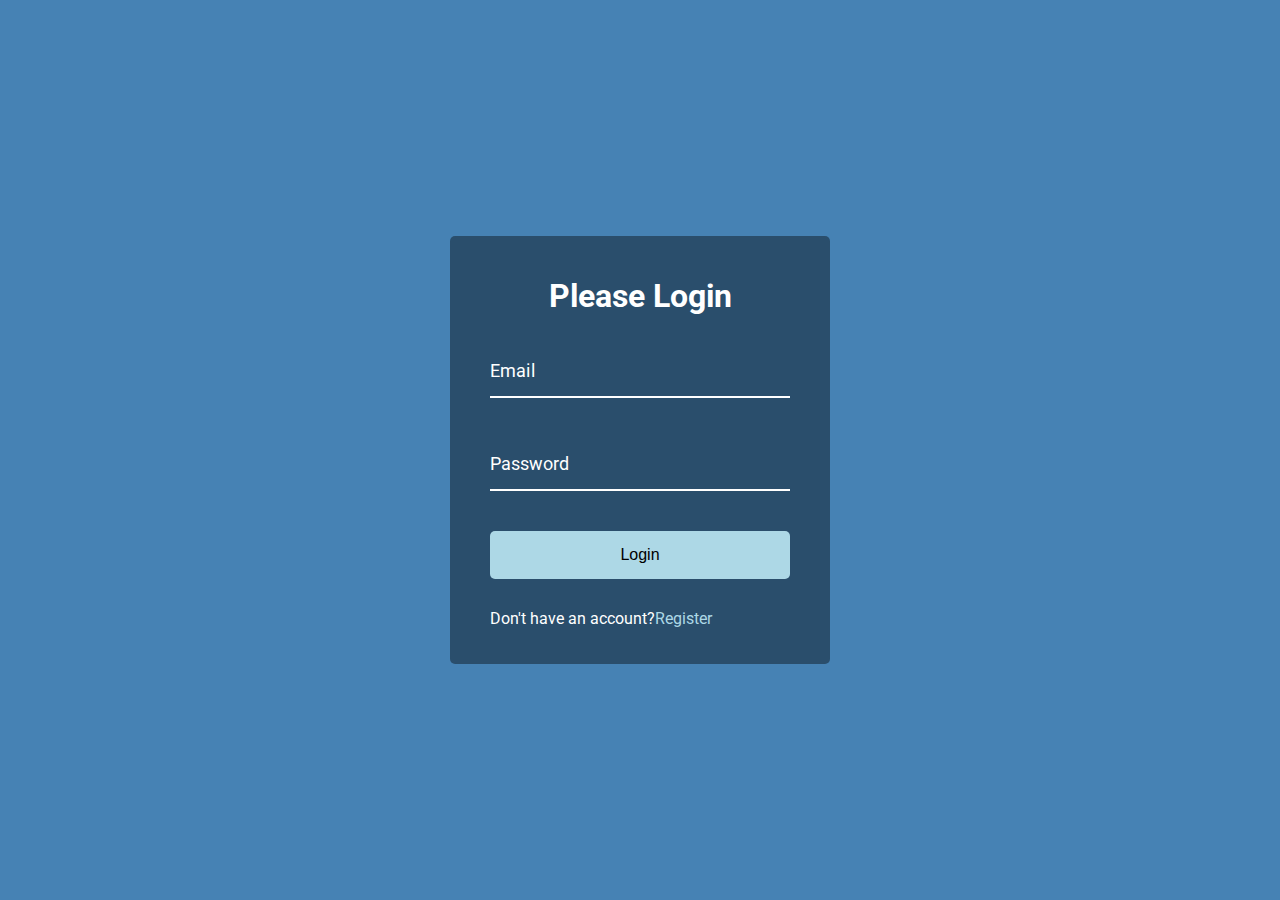
<file: Form Wave Animation/index.html>
<!DOCTYPE html>
<html lang="en">
  <head>
    <meta charset="UTF-8" />
    <meta name="viewport" content="width=device-width, initial-scale=1.0" />
    <link rel="stylesheet" href="style.css" />
    <title>Form Input Wave</title>
  </head>
  <body>
      <div class="container">
        <h1>Please Login</h1>
    <form action="">
        <div class="form-control">
            <input type="text" required>
            <label for="">Email</label>
        </div>
        <div class="form-control">
            <input type="password" required>
            <label for="">Password</label>
        </div>
        <button class="btn">Login</button>
        <p class="text">Don't have an account?<a href="">Register</a></p>
        
    </form>
      </div>
    
    
    <script src="script.js"></script>
  </body>
</html>
</file>
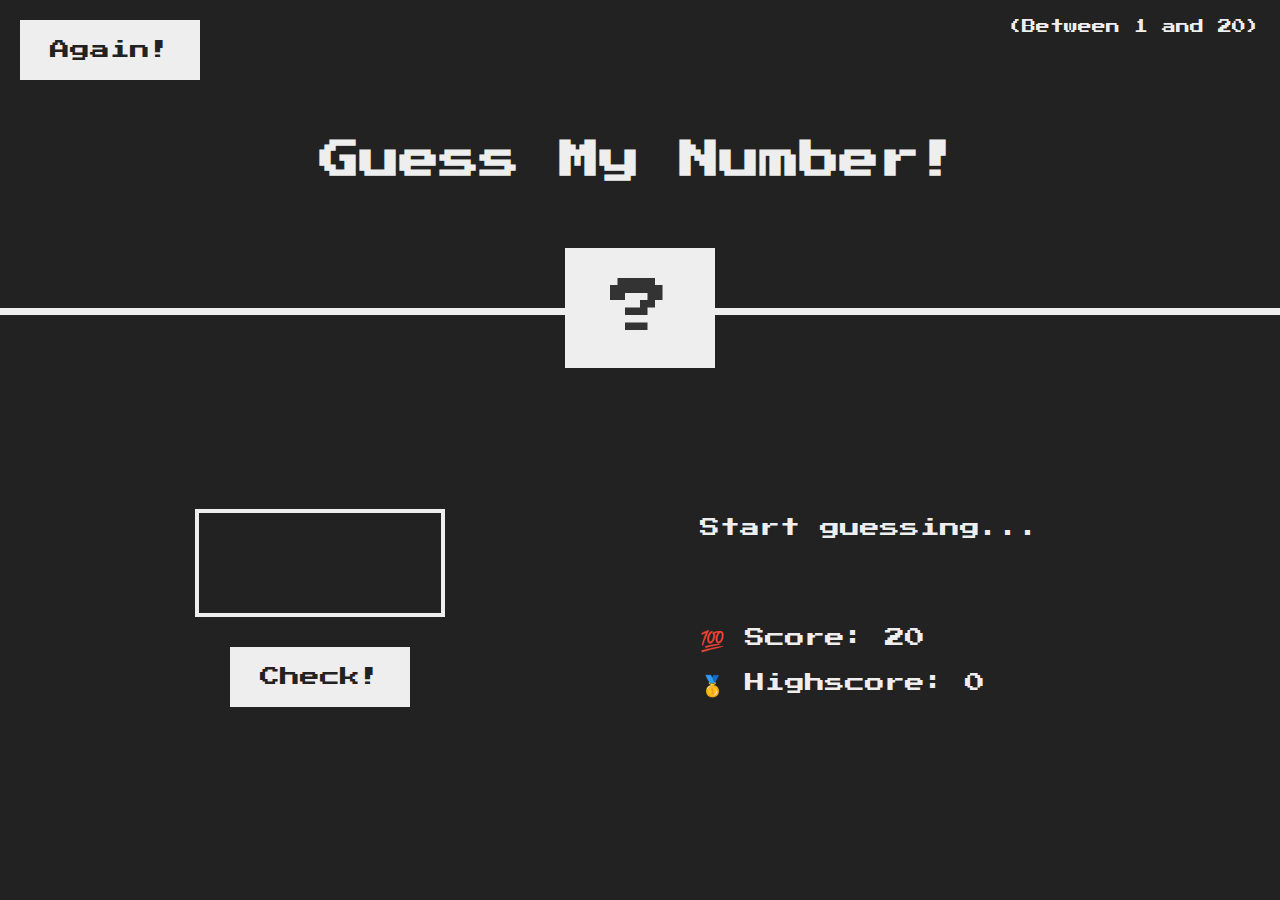
<file: Guess My Number/index.html>
<!DOCTYPE html>
<html lang="en">
  <head>
    <meta charset="UTF-8" />
    <meta name="viewport" content="width=device-width, initial-scale=1.0" />
    <meta http-equiv="X-UA-Compatible" content="ie=edge" />
    <link rel="stylesheet" href="style.css" />
    <title>Guess My Number!</title>
  </head>
  <body>
    <header>
      <h1>Guess My Number!</h1>
      <p class="between">(Between 1 and 20)</p>
      <button class="btn again">Again!</button>
      <div class="number">?</div>
    </header>
    <main>
      <section class="left">
        <input type="number" class="guess" />
        <button class="btn check">Check!</button>
      </section>
      <section class="right">
        <p class="message">Start guessing...</p>
        <p class="label-score">💯 Score: <span class="score">20</span></p>
        <p class="label-highscore">
          🥇 Highscore: <span class="highscore">0</span>
        </p>
      </section>
    </main>
    <script src="script.js"></script>
  </body>
</html>
</file>
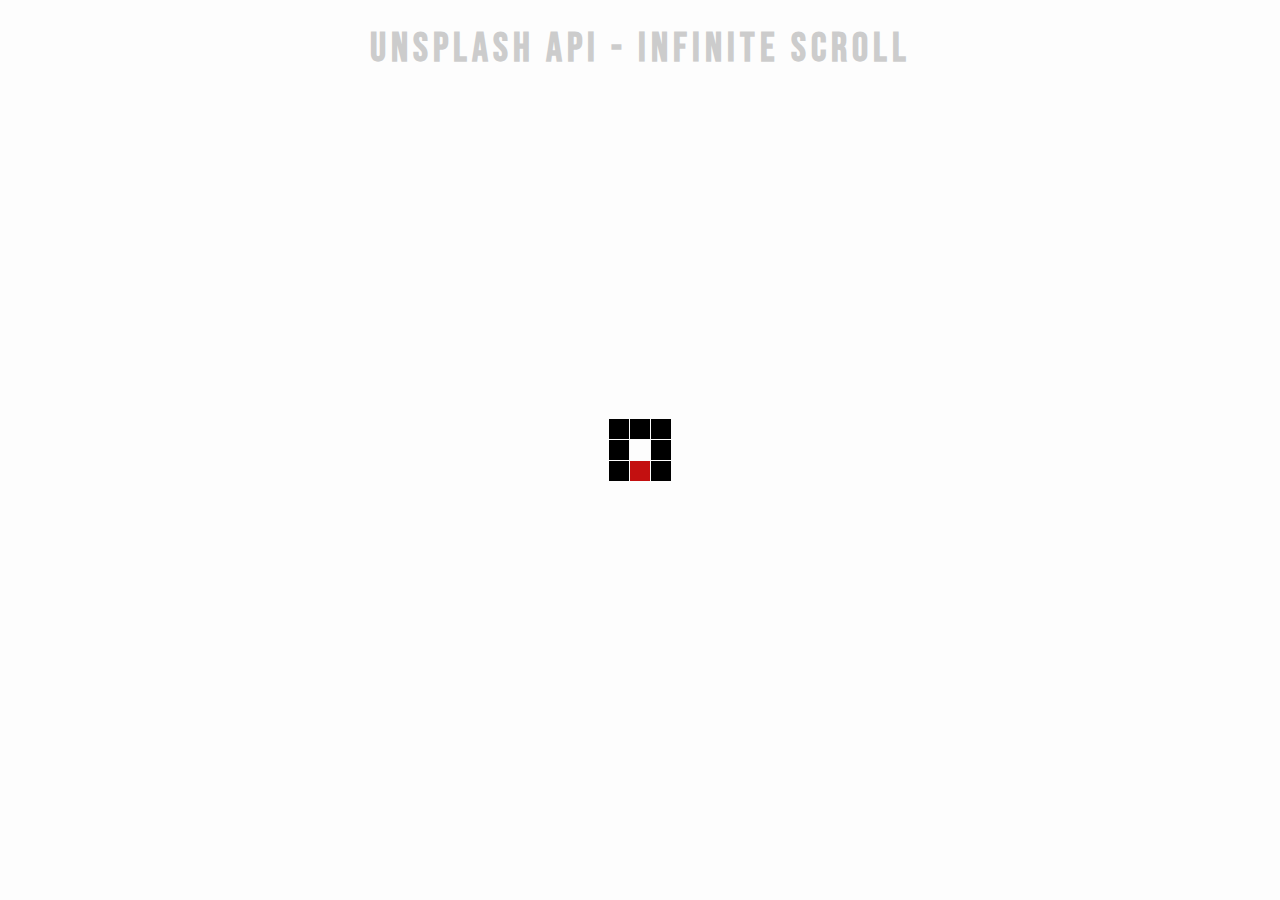
<file: infinity-scroll/index.html>
<!DOCTYPE html>
<html lang="en">
<head>
    <meta charset="UTF-8">
    <meta name="viewport" content="width=device-width, initial-scale=1.0">
    <title>Infinite Scroll</title>
    <link rel="icon" type="image/png" href="https://www.google.com/s2/u/0/favicons?domain=css-tricks.com">
    <link rel="stylesheet" href="style.css">
</head>
<body>
    <!-- Title -->
    <h1>Unsplash API - Infinite Scroll</h1>
    <!-- Loader -->
    <div class="loader" id="loader">
        <img src="loader.svg" alt="Loading">
    </div>
    <!-- Image Container -->
    <div class="image-container" id="image-container"></div>
    <!-- Script -->
    <script src="script.js"></script>
</body>
</html>
</file>
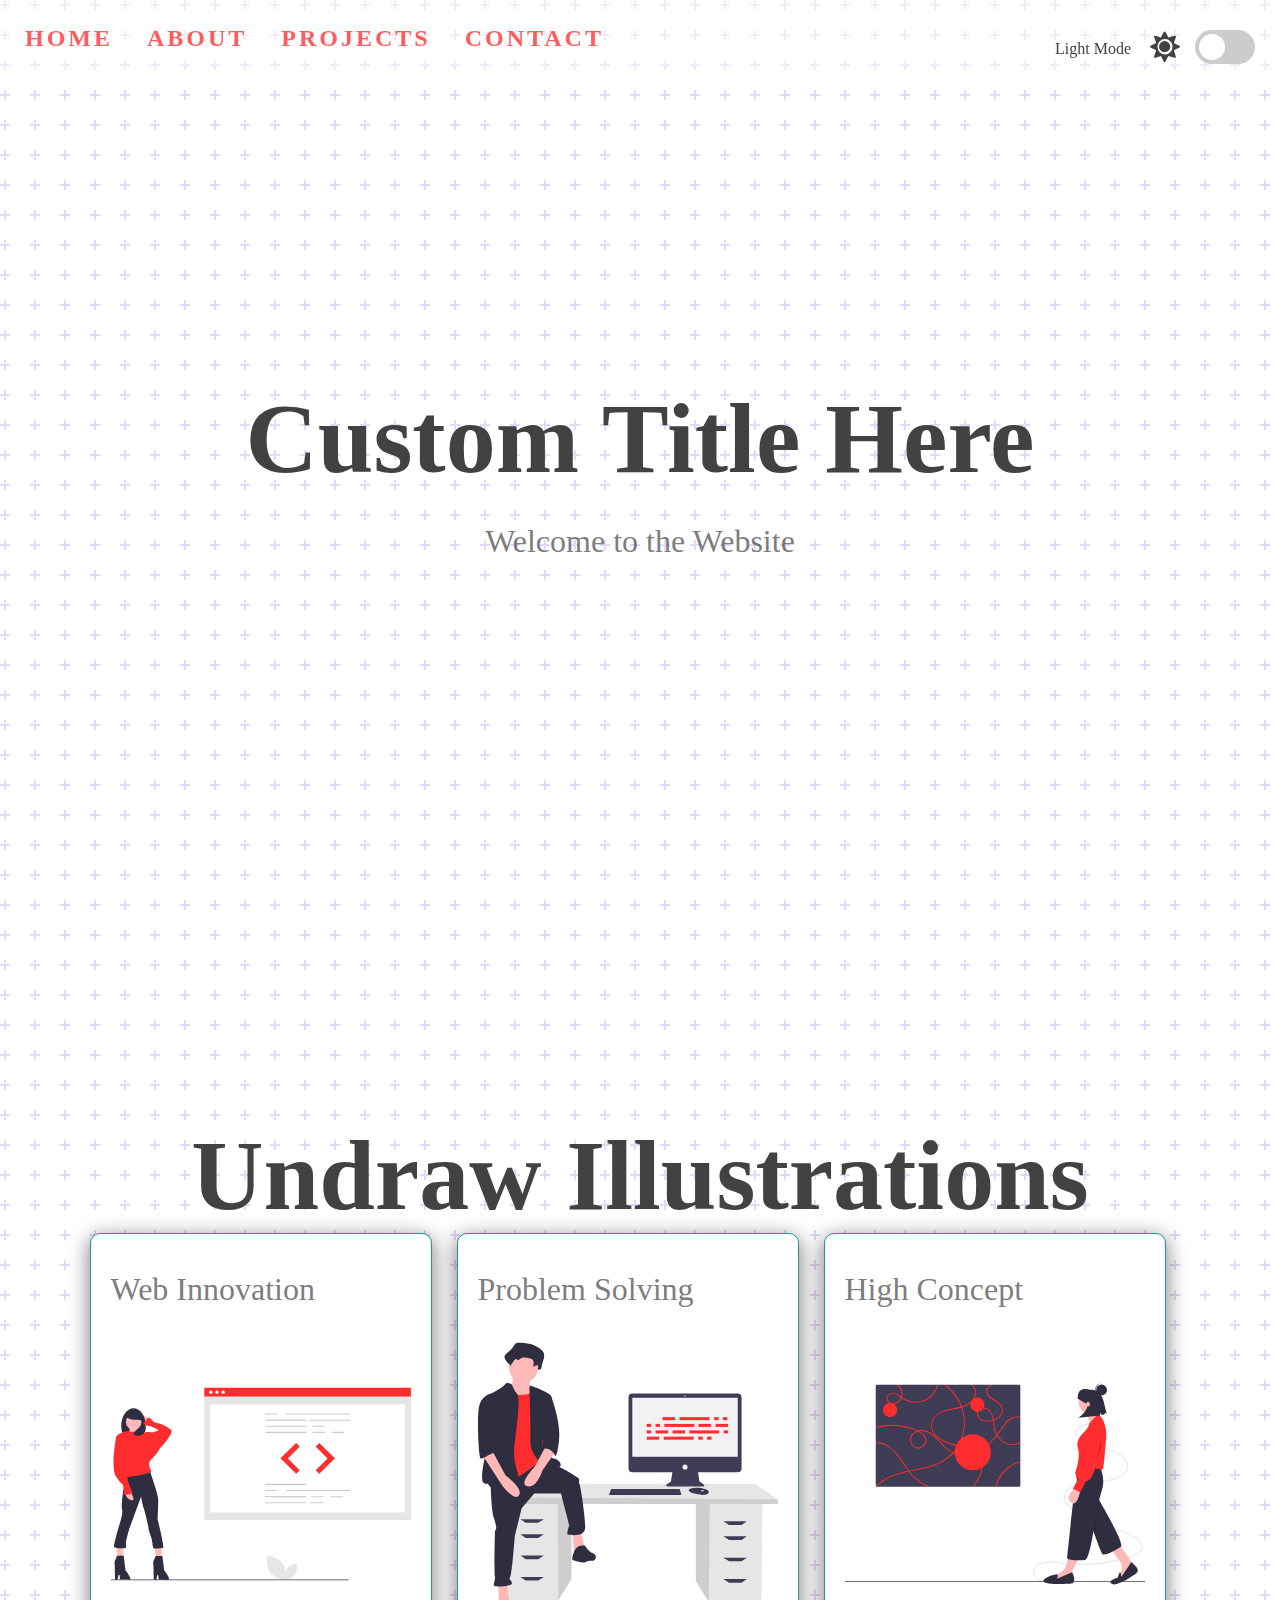
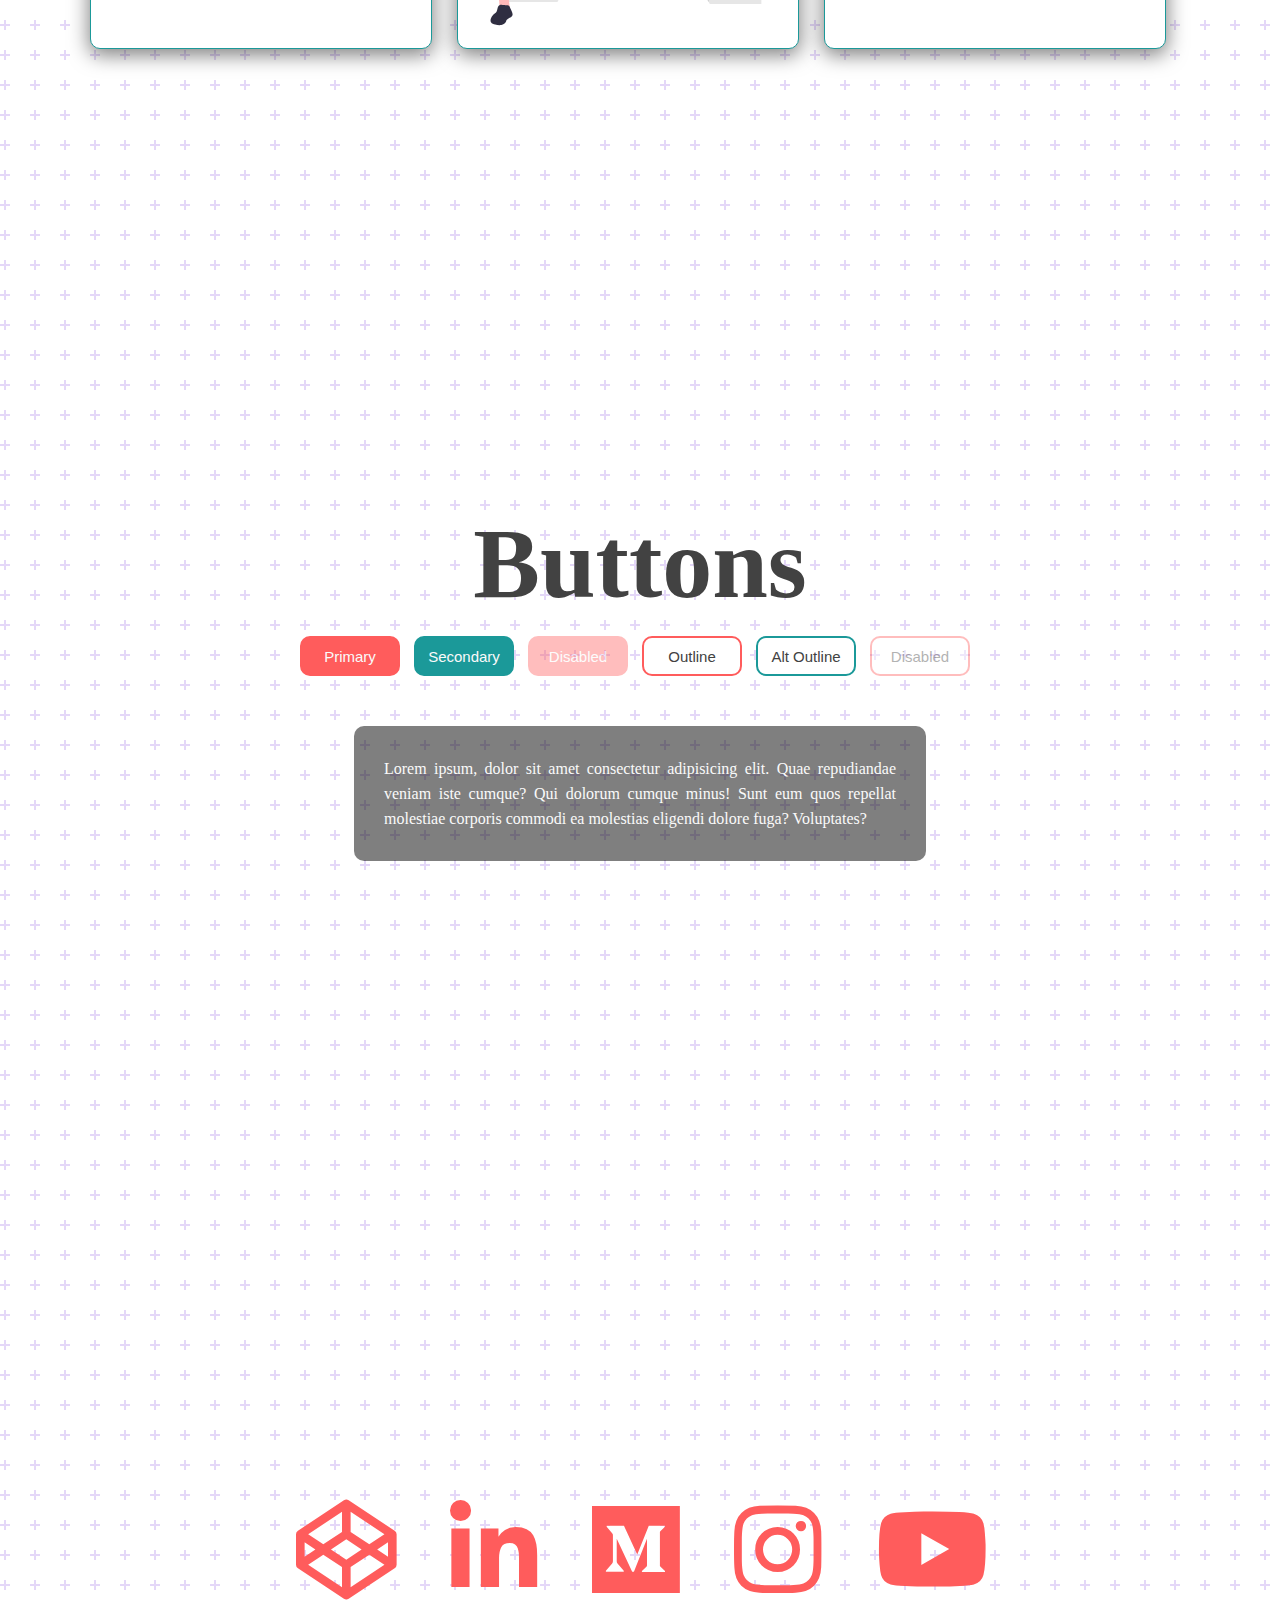
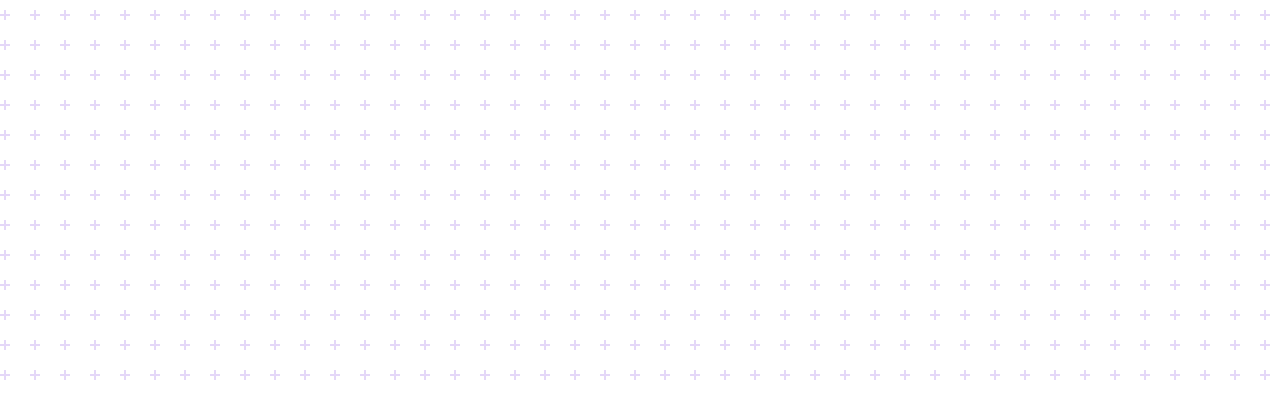
<file: Light Dark Mode/index.html>
<!DOCTYPE html>
<html lang="en">
  <head>
    <meta charset="UTF-8" />
    <meta name="viewport" content="width=device-width, initial-scale=1.0" />
    <title>Light Dark Mode</title>
    <link rel="icon" type="image/png" href="favicon.png" />
    <link
      rel="stylesheet"
      href="https://cdnjs.cloudflare.com/ajax/libs/font-awesome/5.10.2/css/all.min.css"
    />
    <link rel="stylesheet" href="style.css" />
  </head>
  <body>
    <!-- Dark Mode Switch -->
    <div class="theme-switch-wrapper">
      <span id="toggle-icon">
        <span class="toggle-text">Light Mode</span>
        <i class="fas fa-sun"></i>
      </span>
      <label class="theme-switch">
        <input type="checkbox" />
        <div class="slider round"></div>
      </label>
    </div>
    <!-- Navigation -->
    <nav id="nav">
      <a href="#home">HOME</a>
      <a href="#about">ABOUT</a>
      <a href="#projects">PROJECTS</a>
      <a href="#contact">CONTACT</a>
    </nav>
    <!-- Home Section -->
    <section id="home">
      <div class="title-group">
        <h1>Custom Title Here</h1>
        <h2>Welcome to the Website</h2>
      </div>
    </section>
    <!-- About Section -->
    <section id="about">
      <h1>Undraw Illustrations</h1>
      <div class="about-container">
        <div class="image-container">
          <h2>Web Innovation</h2>
          <img
            src="img/undraw_proud_coder_light.svg"
            alt="Proud Coder"
            id="image1"
          />
        </div>
        <div class="image-container">
          <h2>Problem Solving</h2>
          <img
            src="img/undraw_feeling_proud_light.svg"
            alt=" Proud Coder"
            id="image2"
          />
        </div>
        <div class="image-container">
          <h2>High Concept</h2>
          <img
            src="img/undraw_conceptual_idea_light.svg"
            alt="Idea"
            id="image3"
          />
        </div>
      </div>
    </section>
    <!-- Projects Section -->
    <section id="projects">
      <h1>Buttons</h1>
      <div class="buttons">
        <button class="primary">Primary</button>
        <button class="secondary">Secondary</button>
        <button class="primary" disabled>Disabled</button>
        <button class="outline">Outline</button>
        <button class="secondary outline">Alt Outline</button>
        <button class="outline" disabled>Disabled</button>
      </div>
      <div class="text-box" id="text-box">
        <p>
          Lorem ipsum, dolor sit amet consectetur adipisicing elit. Quae
          repudiandae veniam iste cumque? Qui dolorum cumque minus! Sunt eum
          quos repellat molestiae corporis commodi ea molestias eligendi dolore
          fuga? Voluptates?
        </p>
      </div>
    </section>
    <!-- Contact Section -->
    <section id="contact">
      <div class="social-icons">
        <i class="fab fa-gitub"></i>
        <i class="fab fa-codepen"></i>
        <i class="fab fa-linkedin-in"></i>
        <i class="fab fa-medium"></i>
        <i class="fab fa-instagram"></i>
        <i class="fab fa-youtube"></i>
      </div>
    </section>
    <!-- Script -->
    <script src="script.js"></script>
  </body>
</html>
</file>
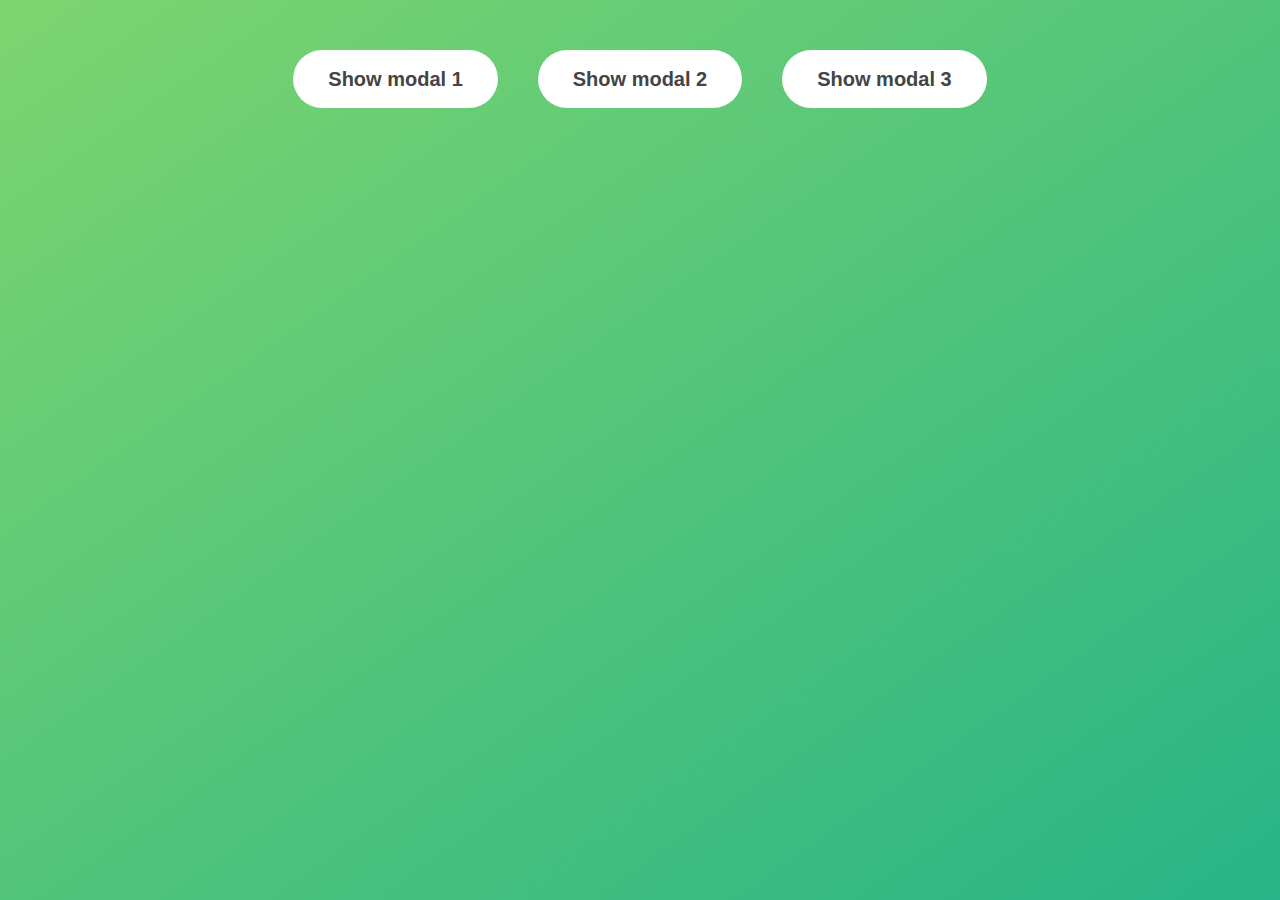
<file: Modal Window/index.html>
<!DOCTYPE html>
<html lang="en">
  <head>
    <meta charset="UTF-8" />
    <meta name="viewport" content="width=device-width, initial-scale=1.0" />
    <meta http-equiv="X-UA-Compatible" content="ie=edge" />
    <link rel="stylesheet" href="style.css" />
    <title>Modal window</title>
  </head>
  <body>
    <button class="show-modal">Show modal 1</button>
    <button class="show-modal">Show modal 2</button>
    <button class="show-modal">Show modal 3</button>

    <div class="modal hidden">
      <button class="close-modal">&times;</button>
      <h1>I'm a modal window 😍</h1>
      <p>
        Lorem ipsum dolor sit amet, consectetur adipisicing elit, sed do eiusmod
        tempor incididunt ut labore et dolore magna aliqua. Ut enim ad minim
        veniam, quis nostrud exercitation ullamco laboris nisi ut aliquip ex ea
        commodo consequat. Duis aute irure dolor in reprehenderit in voluptate
        velit esse cillum dolore eu fugiat nulla pariatur. Excepteur sint
        occaecat cupidatat non proident, sunt in culpa qui officia deserunt
        mollit anim id est laborum.
      </p>
    </div>
    <div class="overlay hidden"></div>

    <script src="script.js"></script>
  </body>
</html>
</file>
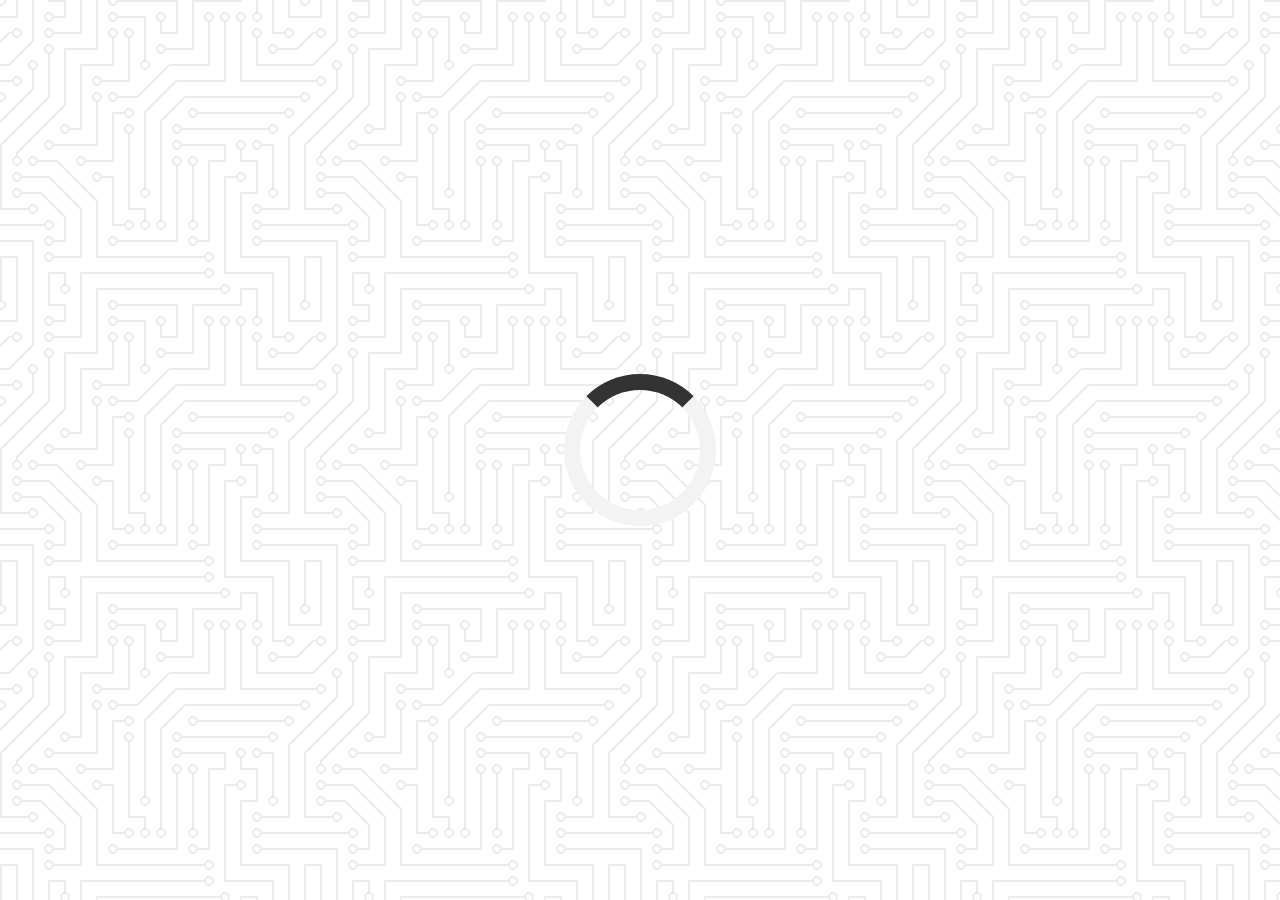
<file: quote-generator/index.html>
<!DOCTYPE html>
<html lang="en">
<head>
    <meta charset="UTF-8">
    <meta name="viewport" content="width=device-width, initial-scale=1.0">
    <title>Quote Generator</title>
    <link rel="icon" type="image/png" href="https://www.google.com/s2/u/0/favicons?domain=css-tricks.com">
    <link rel="stylesheet" href="https://cdnjs.cloudflare.com/ajax/libs/font-awesome/5.10.2/css/all.min.css"/>
    <link rel="stylesheet" href="style.css">
</head>
<body>
    <div class="quote-container" id="quote-container">
        <!-- Quote -->
        <div class="quote-text">
            <i class="fas fa-quote-left"></i>
            <span id="quote"></span>
        </div>
        <!-- Author -->
        <div class="quote-author">
            <span id="author"></span>
        </div>
        <!-- Buttons -->
        <div class="button-container">
            <button class="twitter-button" id="twitter" title="Tweet This!">
                <i class="fab fa-twitter"></i>
            </button>
            <button id="new-quote">New Quote</button>
        </div>
    </div>
    <!-- Loader -->
    <div class="loader" id="loader"></div>
    <!-- Script -->
    <script src="script.js"></script>
</body>
</html>
</file>
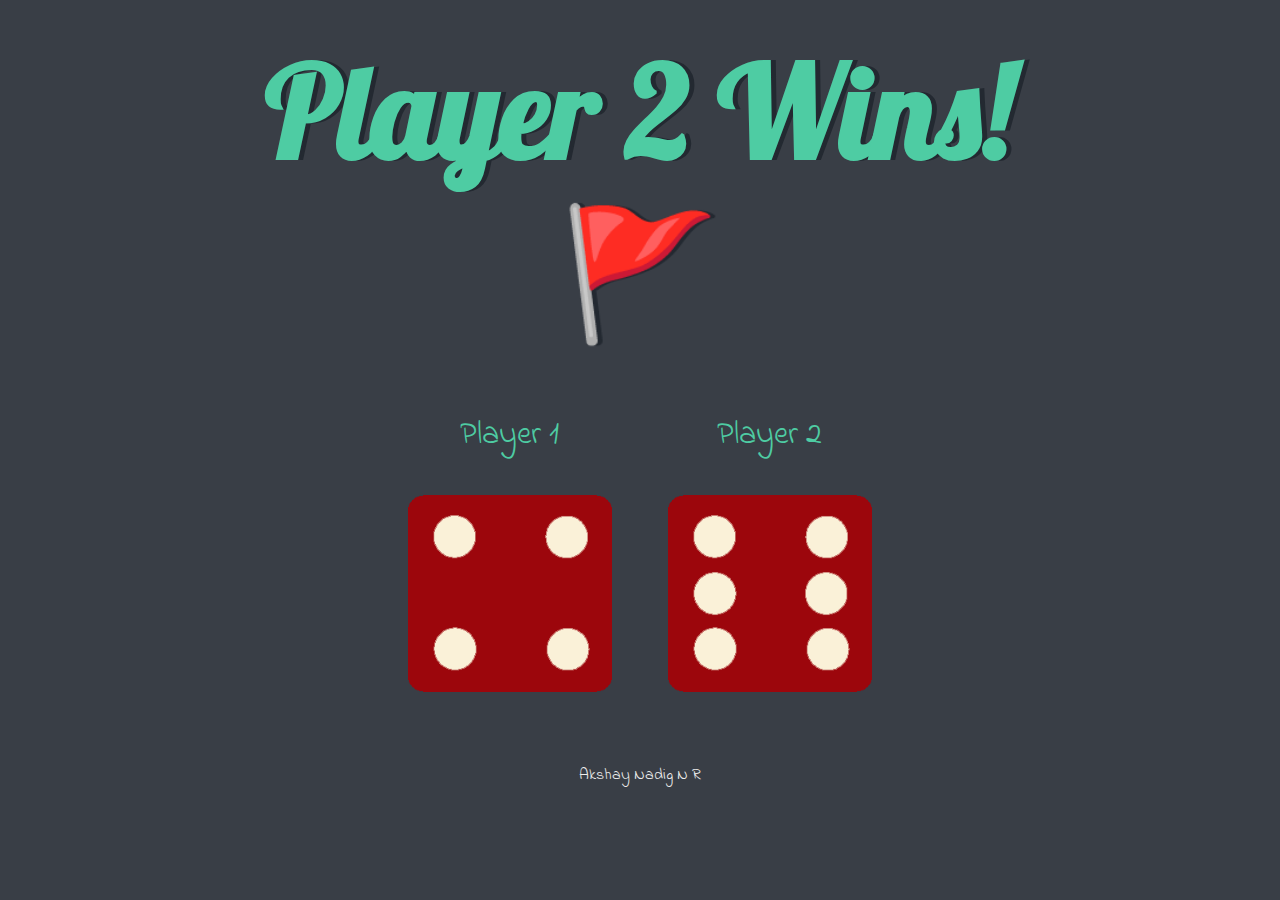
<file: Dicee Challenge/dicee.html>
<!DOCTYPE html>
<html lang="en" dir="ltr">
  <head>
    <meta charset="utf-8">
    <title>Dicee</title>
    <link rel="stylesheet" href="styles.css">
    <link href="https://fonts.googleapis.com/css?family=Indie+Flower|Lobster" rel="stylesheet">

  </head>
  <body>

    <div class="container">
      <h1>Refresh Me</h1>

      <div class="dice">
        <p>Player 1</p>
        <img class="img1" src="images/dice6.png">
      </div>

      <div class="dice">
        <p>Player 2</p>
        <img class="img2" src="images/dice6.png">
      </div>

    </div>

    <script src="index.js" charset="utf-8"></script>

      </body>

      <footer>
        Akshay Nadig N R
      </footer>
    </html>
</file>
<file: Form Wave Animation/style.css>
@import url('https://fonts.googleapis.com/css?family=Roboto:wght@400;700&display=swap');

* {
  box-sizing: border-box;
}

body {
  background-color: steelblue;
  color: #fff;
  font-family: 'Roboto', sans-serif;
  display: flex;
  flex-direction: column;
  align-items: center;
  justify-content: center;
  height: 100vh;
  overflow: hidden;
  margin: 0;
}
.container {
    background-color: rgba(0,0,0,0.4);
    padding: 20px 40px;
    border-radius: 5px;
}
.container h1 {
    text-align: center;
    margin-bottom: 30px;
}

.container a {
    text-decoration: none;
    color: lightblue;
}

.btn {
    cursor: pointer;
    display: inline-block;
    width: 100%;
    background: lightblue;
    padding: 15px;
    font-size: 16px;
    border: 0;
    border-radius: 5px;
}
.btn:focus {
    outline: 0;
}
.btn:active {
    transform: scale(0.99);
}
.text {
    margin-top: 30px;
}
.form-control {
    position:relative;
    margin: 20px 0 40px;
    width: 300px;
}
.form-control input {
    background-color: transparent;
    border: 0;
    border-bottom: 2px #fff solid;
    display: block;
    width: 100%;
    padding: 15px 0;
    font-size: 18px;
    color: #fff;
}
.form-control input:focus,
.form-control input:valid {
    outline: 0;
    border-bottom-color: lightblue;
}
.form-control label {
    position: absolute;
    top: 15px;
    left: 0;
}
.form-control label span {
    display: inline-block;
    font-size: 18px;
    min-width: 5px;
    transition: 0.3s cubic-bezier(0.68,-0.55,0.265,1.55);
}
.form-control input:focus + label span,
.form-control input:valid + label span {
    color: lightblue;
    transform: translateY(-30px);
}
</file>
<file: Guess My Number/style.css>
@import url('https://fonts.googleapis.com/css?family=Press+Start+2P&display=swap');

* {
  margin: 0;
  padding: 0;
  box-sizing: inherit;
}

html {
  font-size: 62.5%;
  box-sizing: border-box;
}

body {
  font-family: 'Press Start 2P', sans-serif;
  color: #eee;
  background-color: #222;
  /* background-color: #60b347; */
}

/* LAYOUT */
header {
  position: relative;
  height: 35vh;
  border-bottom: 7px solid #eee;
}

main {
  height: 65vh;
  color: #eee;
  display: flex;
  align-items: center;
  justify-content: space-around;
}

.left {
  width: 52rem;
  display: flex;
  flex-direction: column;
  align-items: center;
}

.right {
  width: 52rem;
  font-size: 2rem;
}

/* ELEMENTS STYLE */
h1 {
  font-size: 4rem;
  text-align: center;
  position: absolute;
  width: 100%;
  top: 52%;
  left: 50%;
  transform: translate(-50%, -50%);
}

.number {
  background: #eee;
  color: #333;
  font-size: 6rem;
  width: 15rem;
  padding: 3rem 0rem;
  text-align: center;
  position: absolute;
  bottom: 0;
  left: 50%;
  transform: translate(-50%, 50%);
}

.between {
  font-size: 1.4rem;
  position: absolute;
  top: 2rem;
  right: 2rem;
}

.again {
  position: absolute;
  top: 2rem;
  left: 2rem;
}

.guess {
  background: none;
  border: 4px solid #eee;
  font-family: inherit;
  color: inherit;
  font-size: 5rem;
  padding: 2.5rem;
  width: 25rem;
  text-align: center;
  display: block;
  margin-bottom: 3rem;
}

.btn {
  border: none;
  background-color: #eee;
  color: #222;
  font-size: 2rem;
  font-family: inherit;
  padding: 2rem 3rem;
  cursor: pointer;
}

.btn:hover {
  background-color: #ccc;
}

.message {
  margin-bottom: 8rem;
  height: 3rem;
}

.label-score {
  margin-bottom: 2rem;
}
</file>
<file: infinity-scroll/style.css>
@import url("https://fonts.googleapis.com/css?family=Bebas+Neue&display=swap");

html {
  box-sizing: border-box;
}

body {
  margin: 0;
  font-family: Bebas Neue, sans-serif;
  background: whitesmoke;
}

h1 {
  text-align: center;
  margin-top: 25px;
  margin-bottom: 15px;
  font-size: 40px;
  letter-spacing: 5px;
}

/* Loader */
.loader {
  position: fixed;
  top: 0;
  bottom: 0;
  left: 0;
  right: 0;
  background: rgba(255, 255, 255, 0.8);
}

.loader img {
  position: fixed;
  top: 50%;
  left: 50%;
  transform: translate(-50%, -50%);
}

/* Image Container */
.image-container {
  margin: 10px 30%;
}

.image-container img {
  width: 100%;
  margin-top: 5px;
}

/* Media Query: Large Smartphone Vertical */
@media screen and (max-width: 600px) {
  h1 {
    font-size: 20px;
  }

  .image-container {
    margin: 10px;
  }
}
</file>
<file: Light Dark Mode/style.css>
:root {
  --primary-color: rgb(255, 92, 92);
  --primary-variant: #ff2d2d;
  --secondary-color: #1b9999;
  --on-primary: rgb(250, 250, 250);
  --on-background: rgb(66, 66, 66);
  --on-background-alt: rgba(66, 66, 66, 0.7);
  --background: rgb(255, 255, 255);
  --box-shadow: 0 5px 20px 1px rgba(0, 0, 0, 0.5);
}

[data-theme="dark"] {
  --primary-color: rgb(150, 65, 255);
  --primary-variant: #6c63ff;
  --secondary-color: #03dac5;
  --on-primary: #000;
  --on-background: rgba(255, 255, 255, 0.9);
  --on-background-alt: rgba(255, 255, 255, 0.7);
  --background: #121212;
}

html {
  box-sizing: border-box;
  scroll-behavior: smooth;
}

body {
  margin: 0;
  color: var(--on-background);
  background-color: var(--background);
  background-image: url("data:image/svg+xml,%3Csvg width='60' height='60' viewBox='0 0 60 60' xmlns='http://www.w3.org/2000/svg'%3E%3Cg fill='none' fill-rule='evenodd'%3E%3Cg fill='%23ac86ea' fill-opacity='0.33'%3E%3Cpath d='M36 34v-4h-2v4h-4v2h4v4h2v-4h4v-2h-4zm0-30V0h-2v4h-4v2h4v4h2V6h4V4h-4zM6 34v-4H4v4H0v2h4v4h2v-4h4v-2H6zM6 4V0H4v4H0v2h4v4h2V6h4V4H6z'/%3E%3C/g%3E%3C/g%3E%3C/svg%3E");
}

section {
  min-height: 100vh;
  display: flex;
  justify-content: center;
  align-items: center;
  flex-direction: column;
}

h1 {
  font-size: 100px;
  margin-bottom: 0;
}

h2 {
  font-size: 32px;
  font-weight: normal;
  color: var(--on-background-alt);
}

/* Navigation */
nav {
  z-index: 10;
  position: fixed;
  font-size: 24px;
  letter-spacing: 3px;
  padding: 25px;
  width: 100vw;
  background: rgb(255 255 255 / 50%);
}

a {
  margin-right: 25px;
  color: var(--primary-color);
  text-decoration: none;
  border-bottom: 3px solid transparent;
  font-weight: bold;
}

a:hover,
a:focus {
  color: var(--on-background);
  border-bottom: 3px solid;
}

/* Home Section */
.title-group {
  text-align: center;
}

/* About Section */
.about-container {
  display: flex;
}

.image-container {
  border: 1px solid var(--secondary-color);
  border-radius: 10px;
  padding: 10px 20px;
  margin-right: 25px;
  width: auto;
  background: var(--background);
  box-shadow: var(--box-shadow);
}

img {
  height: 300px;
  width: 300px;
}

/* Projects Section */
.buttons {
  margin-top: 15px;
  margin-bottom: 50px;
}

button {
  min-width: 100px;
  height: 40px;
  cursor: pointer;
  border-radius: 10px;
  margin-right: 10px;
  border: 2px solid var(--primary-color);
  font-size: 15px;
  outline: none;
}

button:disabled {
  opacity: 0.4;
  cursor: default;
}

button:hover:not(.outline) {
  filter: brightness(110%);
}

.primary {
  background: var(--primary-color);
  color: var(--on-primary);
}

.secondary {
  border: 2px solid var(--secondary-color);
}

.secondary,
.secondary:hover,
.outline.secondary:hover {
  background: var(--secondary-color);
  color: var(--on-primary);
}

.outline {
  background: var(--background);
  color: var(--on-background);
}

.outline:hover {
  background: var(--primary-color);
  color: var(--on-primary);
}

.text-box {
  width: 40%;
  text-align: justify;
  background: rgb(0 0 0 / 50%);
  color: var(--on-primary);
  border-radius: 10px;
  padding: 30px;
}

p {
  margin: 0;
  line-height: 25px;
}

/* Contact Section */
.fab {
  font-size: 100px;
  margin-right: 50px;
  cursor: pointer;
  color: var(--primary-color);
}

.fab:hover {
  color: var(--on-background);
}

/* Dark Mode Toggle */
.theme-switch-wrapper {
  display: flex;
  align-items: center;
  z-index: 100;
  position: fixed;
  right: 25px;
  top: 30px;
}

.theme-switch-wrapper span {
  margin-right: 10px;
  font-size: 1rem;
}

.toggle-text {
  position: relative;
  top: -4px;
  right: 5px;
  color: var(--on-background);
}

.theme-switch {
  display: inline-block;
  height: 34px;
  position: relative;
  width: 60px;
}

.theme-switch input {
  display: none;
}

.slider {
  background: #ccc;
  bottom: 0;
  cursor: pointer;
  left: 0;
  position: absolute;
  right: 0;
  top: 0;
  transition: 0.4s;
}

.slider::before {
  background: #fff;
  bottom: 4px;
  content: "";
  height: 26px;
  left: 4px;
  position: absolute;
  transition: 0.4s;
  width: 26px;
}

input:checked + .slider {
  background: var(--primary-color);
}

input:checked + .slider::before {
  transform: translateX(26px);
}

.slider.round {
  border-radius: 34px;
}

.slider.round::before {
  border-radius: 50%;
}

.fas {
  font-size: 30px;
  margin-right: 5px;
}
</file>
<file: Modal Window/style.css>
* {
  margin: 0;
  padding: 0;
  box-sizing: inherit;
}

html {
  font-size: 62.5%;
  box-sizing: border-box;
}

body {
  font-family: sans-serif;
  color: #333;
  line-height: 1.5;
  height: 100vh;
  position: relative;
  display: flex;
  align-items: flex-start;
  justify-content: center;
  background: linear-gradient(to top left, #28b487, #7dd56f);
}

.show-modal {
  font-size: 2rem;
  font-weight: 600;
  padding: 1.75rem 3.5rem;
  margin: 5rem 2rem;
  border: none;
  background-color: #fff;
  color: #444;
  border-radius: 10rem;
  cursor: pointer;
}

.close-modal {
  position: absolute;
  top: 1.2rem;
  right: 2rem;
  font-size: 5rem;
  color: #333;
  cursor: pointer;
  border: none;
  background: none;
}

h1 {
  font-size: 2.5rem;
  margin-bottom: 2rem;
}

p {
  font-size: 1.8rem;
}

/* -------------------------- */
/* CLASSES TO MAKE MODAL WORK */
.hidden {
  display: none;
}

.modal {
  position: absolute;
  top: 50%;
  left: 50%;
  transform: translate(-50%, -50%);
  width: 70%;

  background-color: white;
  padding: 6rem;
  border-radius: 5px;
  box-shadow: 0 3rem 5rem rgba(0, 0, 0, 0.3);
  z-index: 10;
}

.overlay {
  position: absolute;
  top: 0;
  left: 0;
  width: 100%;
  height: 100%;
  background-color: rgba(0, 0, 0, 0.6);
  backdrop-filter: blur(3px);
  z-index: 5;
}
</file>
<file: quote-generator/style.css>
@import url('https://fonts.googleapis.com/css?family=Montserrat&display=swap');

html {
  box-sizing: border-box;
}

body {
  margin: 0;
  min-height: 100vh;
  background-color: #ffffff;
  background-image: url("data:image/svg+xml,%3Csvg xmlns='http://www.w3.org/2000/svg' viewBox='0 0 304 304' width='304' height='304'%3E%3Cpath fill='%23000000' fill-opacity='0.08' d='M44.1 224a5 5 0 1 1 0 2H0v-2h44.1zm160 48a5 5 0 1 1 0 2H82v-2h122.1zm57.8-46a5 5 0 1 1 0-2H304v2h-42.1zm0 16a5 5 0 1 1 0-2H304v2h-42.1zm6.2-114a5 5 0 1 1 0 2h-86.2a5 5 0 1 1 0-2h86.2zm-256-48a5 5 0 1 1 0 2H0v-2h12.1zm185.8 34a5 5 0 1 1 0-2h86.2a5 5 0 1 1 0 2h-86.2zM258 12.1a5 5 0 1 1-2 0V0h2v12.1zm-64 208a5 5 0 1 1-2 0v-54.2a5 5 0 1 1 2 0v54.2zm48-198.2V80h62v2h-64V21.9a5 5 0 1 1 2 0zm16 16V64h46v2h-48V37.9a5 5 0 1 1 2 0zm-128 96V208h16v12.1a5 5 0 1 1-2 0V210h-16v-76.1a5 5 0 1 1 2 0zm-5.9-21.9a5 5 0 1 1 0 2H114v48H85.9a5 5 0 1 1 0-2H112v-48h12.1zm-6.2 130a5 5 0 1 1 0-2H176v-74.1a5 5 0 1 1 2 0V242h-60.1zm-16-64a5 5 0 1 1 0-2H114v48h10.1a5 5 0 1 1 0 2H112v-48h-10.1zM66 284.1a5 5 0 1 1-2 0V274H50v30h-2v-32h18v12.1zM236.1 176a5 5 0 1 1 0 2H226v94h48v32h-2v-30h-48v-98h12.1zm25.8-30a5 5 0 1 1 0-2H274v44.1a5 5 0 1 1-2 0V146h-10.1zm-64 96a5 5 0 1 1 0-2H208v-80h16v-14h-42.1a5 5 0 1 1 0-2H226v18h-16v80h-12.1zm86.2-210a5 5 0 1 1 0 2H272V0h2v32h10.1zM98 101.9V146H53.9a5 5 0 1 1 0-2H96v-42.1a5 5 0 1 1 2 0zM53.9 34a5 5 0 1 1 0-2H80V0h2v34H53.9zm60.1 3.9V66H82v64H69.9a5 5 0 1 1 0-2H80V64h32V37.9a5 5 0 1 1 2 0zM101.9 82a5 5 0 1 1 0-2H128V37.9a5 5 0 1 1 2 0V82h-28.1zm16-64a5 5 0 1 1 0-2H146v44.1a5 5 0 1 1-2 0V18h-26.1zm102.2 270a5 5 0 1 1 0 2H98v14h-2v-16h124.1zM242 149.9V160h16v34h-16v62h48v48h-2v-46h-48v-66h16v-30h-16v-12.1a5 5 0 1 1 2 0zM53.9 18a5 5 0 1 1 0-2H64V2H48V0h18v18H53.9zm112 32a5 5 0 1 1 0-2H192V0h50v2h-48v48h-28.1zm-48-48a5 5 0 0 1-9.8-2h2.07a3 3 0 1 0 5.66 0H178v34h-18V21.9a5 5 0 1 1 2 0V32h14V2h-58.1zm0 96a5 5 0 1 1 0-2H137l32-32h39V21.9a5 5 0 1 1 2 0V66h-40.17l-32 32H117.9zm28.1 90.1a5 5 0 1 1-2 0v-76.51L175.59 80H224V21.9a5 5 0 1 1 2 0V82h-49.59L146 112.41v75.69zm16 32a5 5 0 1 1-2 0v-99.51L184.59 96H300.1a5 5 0 0 1 3.9-3.9v2.07a3 3 0 0 0 0 5.66v2.07a5 5 0 0 1-3.9-3.9H185.41L162 121.41v98.69zm-144-64a5 5 0 1 1-2 0v-3.51l48-48V48h32V0h2v50H66v55.41l-48 48v2.69zM50 53.9v43.51l-48 48V208h26.1a5 5 0 1 1 0 2H0v-65.41l48-48V53.9a5 5 0 1 1 2 0zm-16 16V89.41l-34 34v-2.82l32-32V69.9a5 5 0 1 1 2 0zM12.1 32a5 5 0 1 1 0 2H9.41L0 43.41V40.6L8.59 32h3.51zm265.8 18a5 5 0 1 1 0-2h18.69l7.41-7.41v2.82L297.41 50H277.9zm-16 160a5 5 0 1 1 0-2H288v-71.41l16-16v2.82l-14 14V210h-28.1zm-208 32a5 5 0 1 1 0-2H64v-22.59L40.59 194H21.9a5 5 0 1 1 0-2H41.41L66 216.59V242H53.9zm150.2 14a5 5 0 1 1 0 2H96v-56.6L56.6 162H37.9a5 5 0 1 1 0-2h19.5L98 200.6V256h106.1zm-150.2 2a5 5 0 1 1 0-2H80v-46.59L48.59 178H21.9a5 5 0 1 1 0-2H49.41L82 208.59V258H53.9zM34 39.8v1.61L9.41 66H0v-2h8.59L32 40.59V0h2v39.8zM2 300.1a5 5 0 0 1 3.9 3.9H3.83A3 3 0 0 0 0 302.17V256h18v48h-2v-46H2v42.1zM34 241v63h-2v-62H0v-2h34v1zM17 18H0v-2h16V0h2v18h-1zm273-2h14v2h-16V0h2v16zm-32 273v15h-2v-14h-14v14h-2v-16h18v1zM0 92.1A5.02 5.02 0 0 1 6 97a5 5 0 0 1-6 4.9v-2.07a3 3 0 1 0 0-5.66V92.1zM80 272h2v32h-2v-32zm37.9 32h-2.07a3 3 0 0 0-5.66 0h-2.07a5 5 0 0 1 9.8 0zM5.9 0A5.02 5.02 0 0 1 0 5.9V3.83A3 3 0 0 0 3.83 0H5.9zm294.2 0h2.07A3 3 0 0 0 304 3.83V5.9a5 5 0 0 1-3.9-5.9zm3.9 300.1v2.07a3 3 0 0 0-1.83 1.83h-2.07a5 5 0 0 1 3.9-3.9zM97 100a3 3 0 1 0 0-6 3 3 0 0 0 0 6zm0-16a3 3 0 1 0 0-6 3 3 0 0 0 0 6zm16 16a3 3 0 1 0 0-6 3 3 0 0 0 0 6zm16 16a3 3 0 1 0 0-6 3 3 0 0 0 0 6zm0 16a3 3 0 1 0 0-6 3 3 0 0 0 0 6zm-48 32a3 3 0 1 0 0-6 3 3 0 0 0 0 6zm16 16a3 3 0 1 0 0-6 3 3 0 0 0 0 6zm32 48a3 3 0 1 0 0-6 3 3 0 0 0 0 6zm-16 16a3 3 0 1 0 0-6 3 3 0 0 0 0 6zm32-16a3 3 0 1 0 0-6 3 3 0 0 0 0 6zm0-32a3 3 0 1 0 0-6 3 3 0 0 0 0 6zm16 32a3 3 0 1 0 0-6 3 3 0 0 0 0 6zm32 16a3 3 0 1 0 0-6 3 3 0 0 0 0 6zm0-16a3 3 0 1 0 0-6 3 3 0 0 0 0 6zm-16-64a3 3 0 1 0 0-6 3 3 0 0 0 0 6zm16 0a3 3 0 1 0 0-6 3 3 0 0 0 0 6zm16 96a3 3 0 1 0 0-6 3 3 0 0 0 0 6zm0 16a3 3 0 1 0 0-6 3 3 0 0 0 0 6zm16 16a3 3 0 1 0 0-6 3 3 0 0 0 0 6zm16-144a3 3 0 1 0 0-6 3 3 0 0 0 0 6zm0 32a3 3 0 1 0 0-6 3 3 0 0 0 0 6zm16-32a3 3 0 1 0 0-6 3 3 0 0 0 0 6zm16-16a3 3 0 1 0 0-6 3 3 0 0 0 0 6zm-96 0a3 3 0 1 0 0-6 3 3 0 0 0 0 6zm0 16a3 3 0 1 0 0-6 3 3 0 0 0 0 6zm16-32a3 3 0 1 0 0-6 3 3 0 0 0 0 6zm96 0a3 3 0 1 0 0-6 3 3 0 0 0 0 6zm-16-64a3 3 0 1 0 0-6 3 3 0 0 0 0 6zm16-16a3 3 0 1 0 0-6 3 3 0 0 0 0 6zm-32 0a3 3 0 1 0 0-6 3 3 0 0 0 0 6zm0-16a3 3 0 1 0 0-6 3 3 0 0 0 0 6zm-16 0a3 3 0 1 0 0-6 3 3 0 0 0 0 6zm-16 0a3 3 0 1 0 0-6 3 3 0 0 0 0 6zm-16 0a3 3 0 1 0 0-6 3 3 0 0 0 0 6zM49 36a3 3 0 1 0 0-6 3 3 0 0 0 0 6zm-32 0a3 3 0 1 0 0-6 3 3 0 0 0 0 6zm32 16a3 3 0 1 0 0-6 3 3 0 0 0 0 6zM33 68a3 3 0 1 0 0-6 3 3 0 0 0 0 6zm16-48a3 3 0 1 0 0-6 3 3 0 0 0 0 6zm0 240a3 3 0 1 0 0-6 3 3 0 0 0 0 6zm16 32a3 3 0 1 0 0-6 3 3 0 0 0 0 6zm-16-64a3 3 0 1 0 0-6 3 3 0 0 0 0 6zm0 16a3 3 0 1 0 0-6 3 3 0 0 0 0 6zm-16-32a3 3 0 1 0 0-6 3 3 0 0 0 0 6zm80-176a3 3 0 1 0 0-6 3 3 0 0 0 0 6zm16 0a3 3 0 1 0 0-6 3 3 0 0 0 0 6zm-16-16a3 3 0 1 0 0-6 3 3 0 0 0 0 6zm32 48a3 3 0 1 0 0-6 3 3 0 0 0 0 6zm16-16a3 3 0 1 0 0-6 3 3 0 0 0 0 6zm0-32a3 3 0 1 0 0-6 3 3 0 0 0 0 6zm112 176a3 3 0 1 0 0-6 3 3 0 0 0 0 6zm-16 16a3 3 0 1 0 0-6 3 3 0 0 0 0 6zm0 16a3 3 0 1 0 0-6 3 3 0 0 0 0 6zm0 16a3 3 0 1 0 0-6 3 3 0 0 0 0 6zM17 180a3 3 0 1 0 0-6 3 3 0 0 0 0 6zm0 16a3 3 0 1 0 0-6 3 3 0 0 0 0 6zm0-32a3 3 0 1 0 0-6 3 3 0 0 0 0 6zm16 0a3 3 0 1 0 0-6 3 3 0 0 0 0 6zM17 84a3 3 0 1 0 0-6 3 3 0 0 0 0 6zm32 64a3 3 0 1 0 0-6 3 3 0 0 0 0 6zm16-16a3 3 0 1 0 0-6 3 3 0 0 0 0 6z'%3E%3C/path%3E%3C/svg%3E");
  color: #000;
  font-family: Montserrat, sans-serif;
  font-weight: 700;
  text-align: center;
  display: flex;
  align-items: center;
  justify-content: center;
}

.quote-container {
  width: auto;
  max-width: 900px;
  padding: 20px 30px;
  border-radius: 10px;
  background-color: rgba(255, 255, 255, 0.4);
  box-shadow: 0 10px 10px 10px rgba(0, 0, 0, 0.2);
}

.quote-text {
  font-size: 2.75rem;
}

.long-quote {
  font-size: 2rem;
}

.fa-quote-left {
  font-size: 4rem;
}

.quote-author {
  margin-top: 15px;
  font-size: 2rem;
  font-weight: 400;
  font-style: italic;
}

.button-container {
  margin-top: 15px;
  display: flex;
  justify-content: space-between;
}

button {
  cursor: pointer;
  font-size: 1.2rem;
  height: 2.5rem;
  border: none;
  border-radius: 10px;
  color: #fff;
  background: #333;
  outline: none;
  padding: 0.5rem 1.8rem;
  box-shadow: 0 0.3rem rgba(121, 121, 121, 0.65);
}

button:hover {
  filter: brightness(110%);
}

button:active {
  transform: translate(0, 0.3rem);
  box-shadow: 0 0.1rem rgba(255, 255, 255, 0.65);
}

.twitter-button:hover {
  color: #38a1f3;
}

.fa-twitter {
  font-size: 1.5rem; 
}

/* Loader */
.loader {
  border: 16px solid #f3f3f3; 
  border-top: 16px solid #333; 
  border-radius: 50%;
  width: 120px;
  height: 120px;
  animation: spin 2s linear infinite;
}

@keyframes spin {
  0% { transform: rotate(0deg); }
  100% { transform: rotate(360deg); }
}

/* Media Query: Tablet or Smaller */
@media screen and (max-width: 1000px) {
  .quote-container {
    margin: auto 10px;
  }

  .quote-text {
    font-size: 2.5rem;
  }
}
</file>
<file: Dicee Challenge/styles.css>
.container {
  width: 70%;
  margin: auto;
  text-align: center;
}

.dice {
  text-align: center;
  display: inline-block;

}

body {
  background-color: #393E46;
}

h1 {
  margin: 30px;
  font-family: 'Lobster', cursive;
  text-shadow: 5px 0 #232931;
  font-size: 8rem;
  color: #4ECCA3;
}

p {
  font-size: 2rem;
  color: #4ECCA3;
  font-family: 'Indie Flower', cursive;
}

img {
  width: 80%;
}

footer {
  margin-top: 5%;
  color: #EEEEEE;
  text-align: center;
  font-family: 'Indie Flower', cursive;

}
</file>
